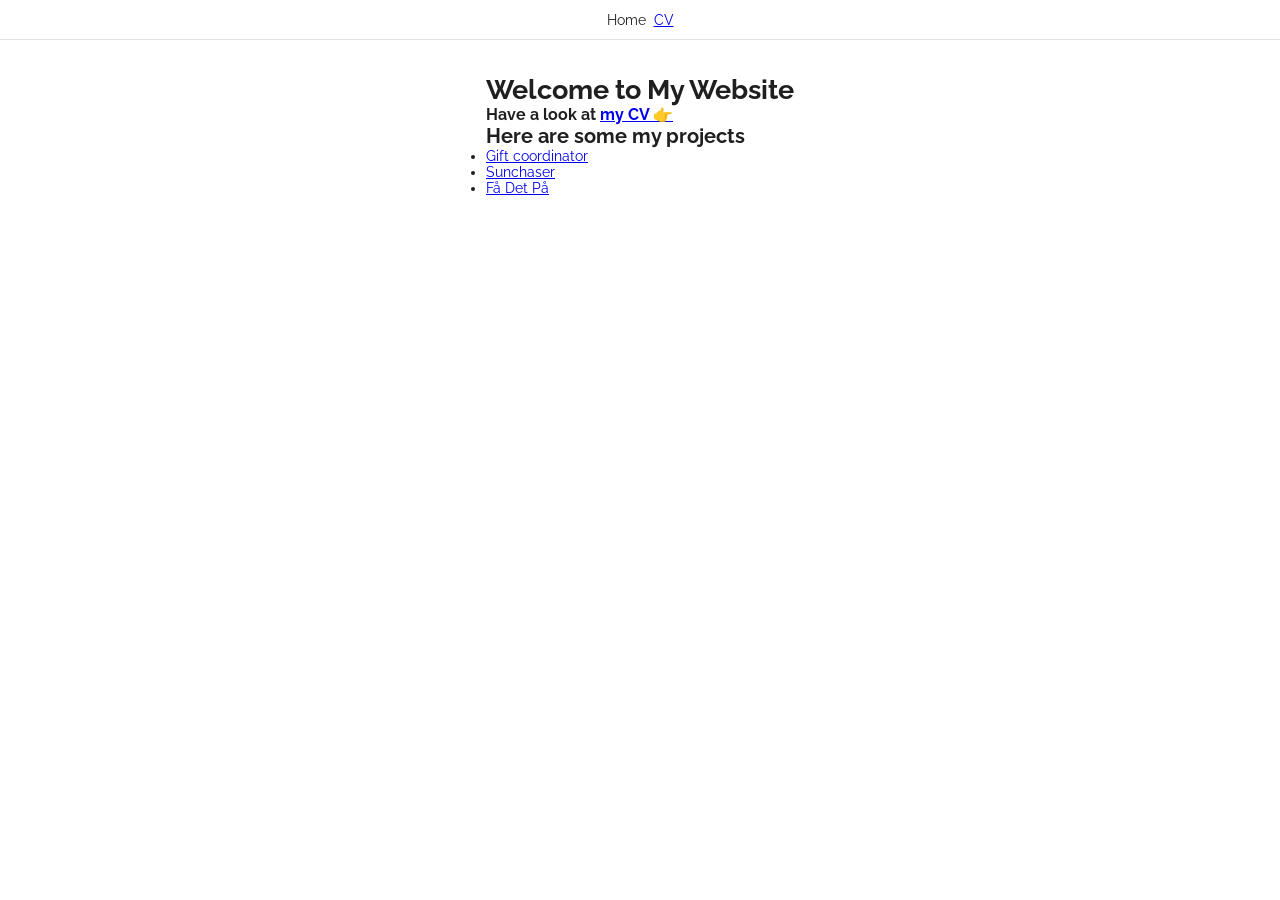
<file: index.html>
<!doctype html>
<html lang="en">
    <head>
        <meta charset="UTF-8" />
        <meta name="viewport" content="width=device-width, initial-scale=1.0" />
        <title>Peder Frang</title>
        <link rel="preconnect" href="https://fonts.googleapis.com" />
        <link rel="preconnect" href="https://fonts.gstatic.com" crossorigin />
        <link
            href="https://fonts.googleapis.com/css2?family=Raleway:wght@400;500;600;700;800&display=swap"
            rel="stylesheet"
        />
        <link rel="stylesheet" href="styles.css" />
        <link rel="stylesheet" href="header.css" />
        <link
            rel="icon"
            href="data:image/svg+xml,<svg xmlns=%22http://www.w3.org/2000/svg%22 viewBox=%220 0 100 100%22><text y=%22.9em%22 font-size=%2290%22>🤓</text></svg>"
        />
    </head>
    <body>
        <header class="header">
            <nav>
                <p>Home</p>
                <a href="cv.html"> CV </a>
            </nav>
        </header>

        <div class="wrapper">
            <main>
                <h1>Welcome to My Website</h1>

                <h3>Have a look at <a href="cv.html"> my CV 👉 </a></h3>
                <h2>Here are some my projects</h2>
                <ul>
                    <li>
                        <a
                            target="_blank"
                            href="https://gift-coordinator.vercel.app/"
                        >
                            <p>Gift coordinator</p>
                        </a>
                    </li>
                    <li>
                        <a target="_blank" href="https://sunchaser.vercel.app/">
                            <p>Sunchaser</p>
                        </a>
                    </li>
                    <li>
                        <a target="_blank" href="https://xn--fdetp-mrae.com/">
                            <p>Få Det På</p>
                        </a>
                    </li>
                </ul>
            </main>
        </div>
    </body>
</html>
</file>
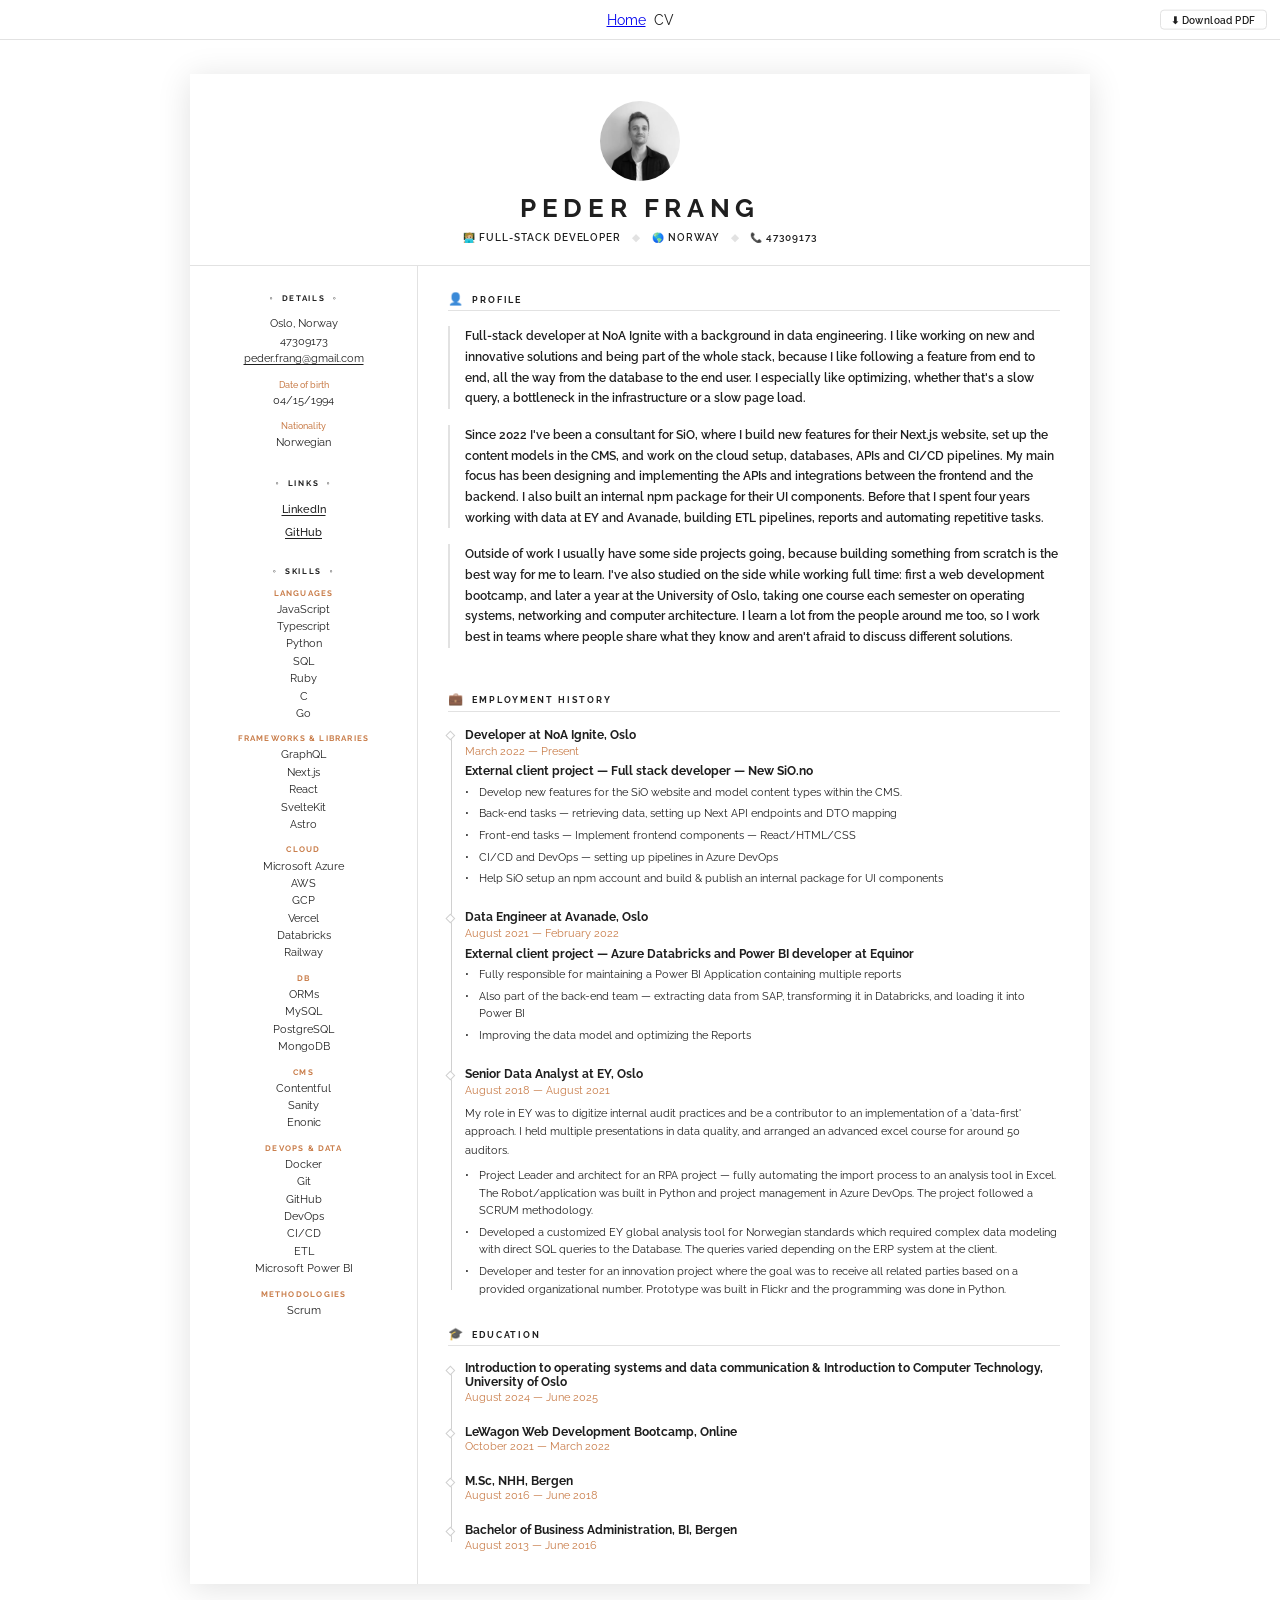
<file: cv.html>
<!doctype html>
<html lang="en">
    <head>
        <meta charset="UTF-8" />
        <meta name="viewport" content="width=device-width, initial-scale=1.0" />
        <title>Peder Frang</title>
        <link rel="preconnect" href="https://fonts.googleapis.com" />
        <link rel="preconnect" href="https://fonts.gstatic.com" crossorigin />
        <link
            href="https://fonts.googleapis.com/css2?family=Raleway:wght@400;500;600;700;800&display=swap"
            rel="stylesheet"
        />
        <link rel="stylesheet" href="styles.css" />
        <link rel="stylesheet" href="header.css" />
        <link
            rel="icon"
            href="data:image/svg+xml,<svg xmlns=%22http://www.w3.org/2000/svg%22 viewBox=%220 0 100 100%22><text y=%22.9em%22 font-size=%2290%22>🤓</text></svg>"
        />
    </head>
    <body>
        <header class="header">
            <nav>
                <a href="index.html"> Home </a>
                <p>CV</p>
            </nav>
            <button
                class="print-btn"
                onclick="window.print()"
                title="Save as PDF"
            >
                ⬇ Download PDF
            </button>
        </header>

        <div class="wrapper">
            <main class="cv-page" id="cv-page"></main>
        </div>

        <script src="cv-data.js"></script>
        <script>
            function loadCV() {
                const page = document.getElementById("cv-page");
                page.innerHTML = buildCV(CV_DATA);
            }

            function esc(str) {
                if (!str) return "";
                return str
                    .replace(/&/g, "&amp;")
                    .replace(/</g, "&lt;")
                    .replace(/>/g, "&gt;")
                    .replace(/"/g, "&quot;");
            }

            function buildCV(d) {
                return `
        ${buildHeader(d)}
        ${buildSidebar(d)}
        ${buildMain(d)}
      `;
            }

            /* ── Header ──────────────────────────────── */
            function buildHeader(d) {
                const c = d.contact;
                // Show city/region (everything after the street address)
                const cityLine = c.address.includes(",")
                    ? c.address.split(",").slice(1).join(",").trim()
                    : c.address;

                const initials = d.name
                    .split(" ")
                    .map((n) => n[0])
                    .join("");
                const photoHtml = d.photo
                    ? `<img src="${esc(d.photo)}" alt="${esc(d.name)}">`
                    : `<span class="cv-header__initials">${esc(initials)}</span>`;

                return `
        <header class="cv-header">
          <div class="cv-header__photo">${photoHtml}</div>
          <div class="cv-header__name">${esc(d.name)}</div>
          <div class="cv-header__meta">
            <span class="cv-header__meta-item">🧑🏼‍💻 ${esc(d.title)}</span>
            <span class="cv-header__meta-sep">◆</span>
            <span class="cv-header__meta-item">🌎 ${esc(cityLine)}</span>
            <span class="cv-header__meta-sep">◆</span>
            <span class="cv-header__meta-item">📞 ${esc(c.phone)}</span>
          </div>
        </header>
      `;
            }

            /* ── Sidebar ─────────────────────────────── */
            function buildSidebar(d) {
                const c = d.contact;
                return `
        <aside class="cv-sidebar">

          <section class="sidebar-section">
            <h2 class="sidebar-section__heading">Details</h2>
            <ul class="details-list">
              <li>${esc(c.address)}</li>
              <li>${esc(c.phone)}</li>
              <li><a href="mailto:${esc(c.email)}">${esc(c.email)}</a></li>
              <li class="detail-label">Date of birth</li>
              <li>${esc(c.dateOfBirth)}</li>
              <li class="detail-label">Nationality</li>
              <li>${esc(c.nationality)}</li>
            </ul>
          </section>

          <section class="sidebar-section">
            <h2 class="sidebar-section__heading">Links</h2>
            <ul class="links-list">
              ${d.links
                  .map(
                      (l) => `
                <li><a href="${esc(l.url)}" target="_blank" rel="noopener">${esc(l.label)}</a></li>
              `,
                  )
                  .join("")}
            </ul>
          </section>

          <section class="sidebar-section">
            <h2 class="sidebar-section__heading">Skills</h2>
            ${Object.entries(d.skills)
                .map(
                    ([category, items]) => `
              <div class="skills-group">
                <h3 class="skills-group__heading">${esc(category)}</h3>
                <ul class="skills-list">
                  ${items.map((s) => `<li>${esc(s)}</li>`).join("")}
                </ul>
              </div>
            `,
                )
                .join("")}
          </section>

        </aside>
      `;
            }

            /* ── Main content ────────────────────────── */
            function buildMain(d) {
                return `
        <div class="cv-main">
          ${buildProfile(d)}
          ${buildEmployment(d)}
          ${buildEducation(d)}
        </div>
      `;
            }

            function buildProfile(d) {
                return `
        <section>
          <h2 class="main-section__heading">
            <span class="section-icon">&#128100;</span>
            Profile
          </h2>
          ${d.profile.map((p) => `<p class="profile-text">${esc(p)}</p><br/>`).join("")}
        </section>
      `;
            }

            function buildEmployment(d) {
                const items = d.employment
                    .map((job) => {
                        const titleLine =
                            [job.role, job.company, job.location]
                                .filter(Boolean)
                                .join(" at ")
                                .replace(
                                    " at " + job.company,
                                    ` at ${job.company}`,
                                ) + (job.location ? `, ${job.location}` : "");

                        // Build: "Role at Company, Location"
                        const fullTitle = job.location
                            ? `${esc(job.role)} at ${esc(job.company)}, ${esc(job.location)}`
                            : `${esc(job.role)} at ${esc(job.company)}`;

                        const highlights = job.highlights
                            .map(
                                (h) => `
              <div>
                ${h.project ? `<p class="highlight__project">${esc(h.project)}</p>` : ""}
                ${
                    h.bullets && h.bullets.length
                        ? `<ul class="highlight__bullets">
                    ${h.bullets.map((b) => `<li>${esc(b)}</li>`).join("")}
                  </ul>`
                        : ""
                }
              </div>
            `,
                            )
                            .join("");

                        return `
            <article class="timeline-item">
              <div class="job__title-line">${fullTitle}</div>
              <div class="job__period">${esc(job.period)}</div>
              ${job.description ? `<p class="job__description">${esc(job.description)}</p>` : ""}
              ${highlights ? `<div class="job__highlights">${highlights}</div>` : ""}
            </article>
          `;
                    })
                    .join("");

                return `
        <section>
          <h2 class="main-section__heading">
            <span class="section-icon">&#128188;</span>
            Employment History
          </h2>
          <div class="timeline">${items}</div>
        </section>
      `;
            }

            function buildEducation(d) {
                const items = d.education
                    .map(
                        (edu) => `
        <article class="timeline-item">
          <div class="edu-item__title-line">${esc(edu.degree)}${edu.institution ? `, ${esc(edu.institution)}` : ""}</div>
          <div class="edu-item__period">${esc(edu.period)}</div>
        </article>
      `,
                    )
                    .join("");

                return `
        <section>
          <h2 class="main-section__heading">
            <span class="section-icon">&#127891;</span>
            Education
          </h2>
          <div class="timeline">${items}</div>
        </section>
      `;
            }

            loadCV();
        </script>
    </body>
</html>
</file>
<file: styles.css>
/* =============================
   RESET & BASE
   ============================= */
*,
*::before,
*::after {
    box-sizing: border-box;
    margin: 0;
    padding: 0;
}

:root {
    --bg: #ffffff;
    --text: #1f1f1f;
    --muted: #888888;
    --accent: #c97d4a; /* warm amber — dates & sidebar labels */
    --border: #e2e2e2;
    --timeline: #d0d0d0;
    --page-bg: #f5f2ef;
    --font: "Raleway", "Inter", "Segoe UI", sans-serif;
    --sidebar-w: 228px;
}

html {
    font-size: 13.5px;
    font-family: var(--font);
    color: var(--text);
}

body {
    min-height: 100vh;
    width: 100%;
}

.header {
    height: 40px;
    width: 100%;
    position: relative;
    > nav {
        height: 100%;
        display: flex;
        gap: 8px;
        align-items: center;
        justify-content: center;
    }
}

/* =============================
   PAGE WRAPPER
   ============================= */

.wrapper {
    display: flex;
    justify-content: center;
    align-items: center;
    padding: 2.5rem 1rem;
}
.cv-page {
    width: 100%;
    max-width: 900px;
    background: var(--bg);
    box-shadow: 0 4px 32px rgba(0, 0, 0, 0.12);
    display: grid;
    grid-template-columns: var(--sidebar-w) 1fr;
    grid-template-rows: auto 1fr;
}

/* =============================
   HEADER (full-width)
   ============================= */
.cv-header {
    grid-column: 1 / -1;
    background: var(--bg);
    padding: 2rem 2rem 1.6rem;
    display: flex;
    flex-direction: column;
    align-items: center;
    gap: 0.4rem;
    border-bottom: 1px solid var(--border);
}

.cv-header__photo {
    width: 80px;
    height: 80px;
    border-radius: 50%;
    overflow: hidden;
    background: #e6e0d8;
    display: flex;
    align-items: center;
    justify-content: center;
    margin-bottom: 0.7rem;
    flex-shrink: 0;
}

.cv-header__photo img {
    width: 100%;
    height: 100%;
    object-fit: cover;
}

.cv-header__initials {
    font-size: 1.5rem;
    font-weight: 700;
    color: #a89880;
    letter-spacing: 0.05em;
}

.cv-header__name {
    font-size: 1.9rem;
    font-weight: 700;
    letter-spacing: 0.22em;
    text-transform: uppercase;
    color: var(--text);
    line-height: 1;
}

.cv-header__meta {
    display: flex;
    align-items: center;
    flex-wrap: wrap;
    justify-content: center;
    font-size: 0.72rem;
    font-weight: 600;
    letter-spacing: 0.1em;
    text-transform: uppercase;
    color: var(--text);
    margin-top: 0.35rem;
    gap: 0;
}

.cv-header__meta-item {
    display: flex;
    align-items: center;
    gap: 0.3rem;
    white-space: nowrap;
}

.cv-header__meta-sep {
    display: inline-block;
    margin: 0 0.8rem;
    color: var(--border);
    font-size: 0.75rem;
}

/* =============================
   SIDEBAR
   ============================= */
.cv-sidebar {
    background: var(--bg);
    padding: 2rem 1.6rem;
    border-right: 1px solid var(--border);
    display: flex;
    flex-direction: column;
    gap: 2rem;
}

.sidebar-section__heading {
    font-size: 0.62rem;
    font-weight: 700;
    letter-spacing: 0.2em;
    text-transform: uppercase;
    color: var(--text);
    text-align: center;
    display: flex;
    align-items: center;
    justify-content: center;
    gap: 0.55rem;
    margin-bottom: 0.9rem;
}

.sidebar-section__heading::before,
.sidebar-section__heading::after {
    content: "◦";
    font-size: 0.65rem;
    color: var(--text);
}

/* DETAILS */
.details-list {
    list-style: none;
    text-align: center;
    display: flex;
    flex-direction: column;
    gap: 0;
}

.details-list li {
    font-size: 0.82rem;
    color: var(--text);
    line-height: 1.6;
}

.details-list li.detail-label {
    font-size: 0.7rem;
    color: var(--accent);
    margin-top: 0.65rem;
    font-weight: 500;
}

.details-list a {
    color: var(--text);
    text-decoration: underline;
    text-underline-offset: 2px;
}

/* LINKS */
.links-list {
    list-style: none;
    text-align: center;
    display: flex;
    flex-direction: column;
    gap: 0.45rem;
}

.links-list a {
    color: var(--text);
    text-decoration: underline;
    text-underline-offset: 2px;
    font-size: 0.84rem;
    font-weight: 500;
}

.links-list a:hover {
    color: var(--accent);
}

/* SKILLS */
.skills-group {
    margin-bottom: 1rem;
}

.skills-group:last-child {
    margin-bottom: 0;
}

.skills-group__heading {
    font-size: 0.6rem;
    font-weight: 700;
    letter-spacing: 0.15em;
    text-transform: uppercase;
    color: var(--accent);
    text-align: center;
    margin-bottom: 0.3rem;
}

.skills-list {
    list-style: none;
    text-align: center;
    display: flex;
    flex-direction: column;
    gap: 0.25rem;
}

.skills-list li {
    font-size: 0.84rem;
    color: var(--text);
}

/* =============================
   MAIN CONTENT
   ============================= */
.cv-main {
    padding: 2rem 2.2rem 2.5rem;
    display: flex;
    flex-direction: column;
    gap: 2.2rem;
}

/* Section headings */
.main-section__heading {
    font-size: 0.7rem;
    font-weight: 700;
    letter-spacing: 0.2em;
    text-transform: uppercase;
    color: var(--text);
    border-bottom: 1px solid var(--border);
    padding-bottom: 0.4rem;
    margin-bottom: 1.1rem;
    display: flex;
    align-items: center;
    gap: 0.55rem;
}

.section-icon {
    font-size: 0.9rem;
    line-height: 1;
    opacity: 0.85;
    flex-shrink: 0;
}

/* PROFILE */
.profile-text {
    font-size: 0.875rem;
    line-height: 1.75;
    color: var(--text);
    font-weight: 600;
    padding-left: 1.1rem;
    border-left: 2.5px solid var(--border);
}

/* =============================
   TIMELINE
   ============================= */
.timeline {
    position: relative;
    padding-left: 1.3rem;
}

/* vertical connecting line */
.timeline::before {
    content: "";
    position: absolute;
    left: 0.22rem;
    top: 0.55rem;
    bottom: 0.6rem;
    width: 1px;
    background: var(--timeline);
}

.timeline-item {
    position: relative;
    padding-bottom: 1.6rem;
}

.timeline-item:last-child {
    padding-bottom: 0;
}

/* diamond dot — left/top center the diamond on the vertical line and the title's cap-height */
.timeline-item::before {
    content: "";
    position: absolute;
    left: -1.33rem;
    top: 0.4rem;
    width: 0.5rem;
    height: 0.5rem;
    background: var(--bg);
    border: 1.5px solid var(--timeline);
    transform: rotate(45deg);
}

/* JOB */
.job__title-line {
    font-size: 0.9rem;
    font-weight: 700;
    color: var(--text);
    line-height: 1.35;
}

.job__period {
    font-size: 0.78rem;
    color: var(--accent);
    margin-top: 0.12rem;
    margin-bottom: 0.55rem;
}

.job__description {
    font-size: 0.84rem;
    line-height: 1.65;
    color: var(--text);
    margin-bottom: 0.55rem;
}

.job__highlights {
    display: flex;
    flex-direction: column;
    gap: 0.7rem;
}

.highlight__project {
    font-size: 0.88rem;
    font-weight: 700;
    color: var(--text);
    margin-bottom: 0.4rem;
}

.highlight__bullets {
    list-style: none;
    display: flex;
    flex-direction: column;
    gap: 0.3rem;
}

.highlight__bullets li {
    font-size: 0.84rem;
    line-height: 1.55;
    color: var(--text);
    padding-left: 1rem;
    position: relative;
}

.highlight__bullets li::before {
    content: "•";
    position: absolute;
    left: 0;
    color: var(--text);
}

/* EDUCATION */
.edu-item__title-line {
    font-size: 0.9rem;
    font-weight: 700;
    color: var(--text);
}

.edu-item__period {
    font-size: 0.78rem;
    color: var(--accent);
    margin-top: 0.12rem;
}

/* =============================
   LOADING / ERROR STATE
   ============================= */
.loading {
    grid-column: 1 / -1;
    text-align: center;
    padding: 4rem;
    color: var(--muted);
    font-size: 1rem;
}
/* =============================
   PRINT STYLES
   ============================= */
@media print {
    @page {
        size: A4;
        margin: 0.6cm 0.8cm;
    }

    html {
        font-size: 12px;
    }

    body {
        background: white;
        padding: 0;
        margin: 0;
        -webkit-print-color-adjust: exact;
        print-color-adjust: exact;
    }

    /* Hide non-CV chrome */
    .header,
    .print-btn {
        display: none !important;
    }

    .wrapper {
        padding: 0;
        display: block;
    }

    .cv-page {
        box-shadow: none;
        max-width: 100%;
        width: 100%;
    }

    /* Keep each job/edu entry together on a page when possible */
    .timeline-item {
        page-break-inside: avoid;
        break-inside: avoid;
    }

    /* Keep section headings with the content that follows */
    .main-section__heading {
        page-break-after: avoid;
        break-after: avoid;
    }

    /* Ensure links print as readable text */
    a[href]::after {
        content: none;
    }
}

/* =============================
   RESPONSIVE (narrow screens)
   ============================= */
@media (max-width: 640px) {
    .cv-page {
        grid-template-columns: 1fr;
    }
    .cv-sidebar {
        border-right: none;
        border-bottom: 1px solid var(--border);
    }
    .cv-main {
        padding: 1.5rem;
    }
    .cv-header__meta {
        flex-direction: column;
        gap: 0.3rem;
    }
    .cv-header__meta-sep {
        display: none;
    }
}
</file>
<file: header.css>
.header {
    border-bottom: 1px solid var(--border);
    & nav {
        display: flex;
        align-items: center;
    }
    & a,
    & nav p {
        display: inline-block;
        margin: 0;
    }
    & a {
        text-decoration: underline;
        &:hover {
            background: var(--bg);
            color: var(--text);
            text-decoration: none;
        }
    }
    & nav p {
        text-decoration: none;
    }
}

/* =============================
   PRINT BUTTON
   ============================= */
.print-btn {
    position: absolute;
    right: 1rem;
    top: 50%;
    transform: translateY(-50%);
    background: none;
    border: 1px solid var(--border);
    border-radius: 4px;
    padding: 0.25rem 0.75rem;
    font-family: var(--font);
    font-size: 0.75rem;
    font-weight: 600;
    color: var(--text);
    cursor: pointer;
    letter-spacing: 0.04em;
    transition:
        border-color 0.15s,
        color 0.15s;
}

.print-btn:hover {
    border-color: var(--accent);
    color: var(--accent);
}
</file>
